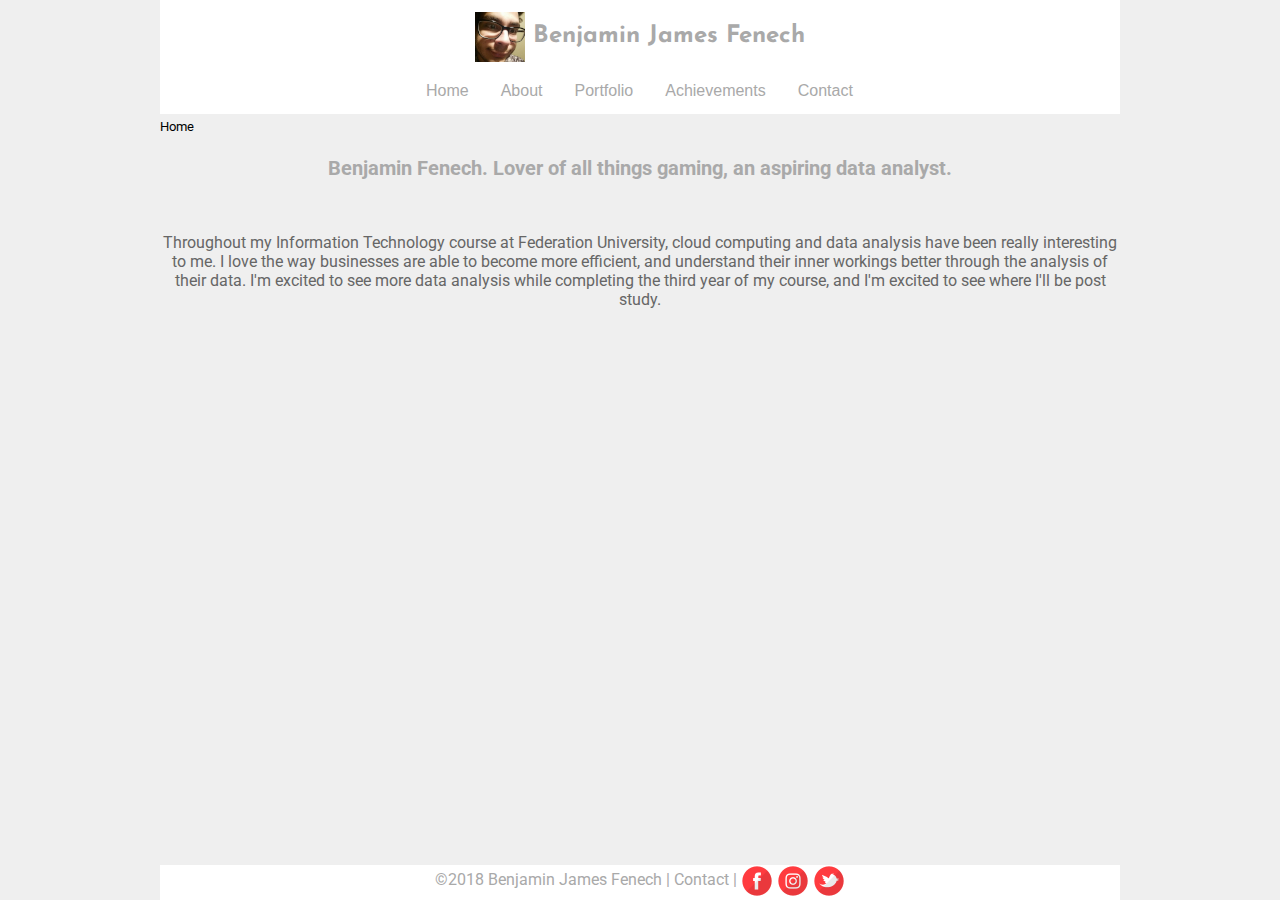
<file: index.html>
<!DOCTYPE html>
<html>
<head>
<title>Benjamin Fenech's website</title>
<meta name="viewport" content="width=device-width, initial-scale=1">
<link href="css/home.css" rel="stylesheet" />
<link href="https://fonts.googleapis.com/css?family=Josefin+Sans|Roboto" rel="stylesheet"> 
</head>
<body>
<!-- Main header text -->
<p>
<h1>
<a href="index.html" class="image"> <img style="vertical-align:middle" src="images/titleicon.png" alt="HomeImg"> </a>
Benjamin James Fenech
</h1>
</p>

<!-- Global navigation with hover dropdowns -->
<section class="navcentre">
	<nav class="navbar">
		<a href="index.html">Home</a>
			<nav class="dropdown">
				<form method="get" action="about.html">
				<button class="dropbtn" type="submit">About</button>
				</form>
				<nav class="dropdown-content">
				<a href="education.html">Education</a>
				</nav>
			</nav>
			<nav class="dropdown">
				<form method="get" action="portfolio.html">
				<button class="dropbtn" type="submit">Portfolio</button>
				</form>
				<nav class="dropdown-content">
				<a href="gallery.html">Gallery</a>
				<a href="ideas.html">Ideas</a>
				</nav>
			</nav>
		<a href="achievements.html">Achievements</a>
		<a href="contact.html">Contact</a>
	</nav>
</section>

<!-- Breadcrumb for current webpage -->
<ul class="breadcrumb">
  <li>Home</li>
</ul>

<!-- Page content -->
<div class="text">
	<p>
	<br />
	<h2>Benjamin Fenech. Lover of all things gaming, an aspiring data analyst.</h2><br /><br />
	Throughout my Information Technology course at Federation University, cloud computing and data analysis have been really interesting to me.
	I love the way businesses are able to become more efficient, and understand their inner workings better through the analysis of their data.
	I'm excited to see more data analysis while completing the third year of my course, and I'm excited to see where I'll be post study.
	</p>
</div>

<!-- Footer including copyright text, and social media links -->
<section class="centrefooter">
	<footer>
		<p>
			&copy;2018 Benjamin James Fenech | 
			<a href="contact.html" class="link">Contact</a> |
			<a href="https://www.facebook.com/benjamin.fenech.14" class="image"> <img src="images/facebook32.png" alt="Facebook" width="32" height="32" border="0" style="vertical-align:middle"> </a> 
			<a href="https://www.instagram.com/benjaminfenech/" class="image"> <img src="images/instagram32.png" alt="Instagram" width="32" height="32" border="0" style="vertical-align:middle"> </a>
			<a href="https://twitter.com/benjaminjfenech" class="image"> <img src="images/twitter32.png" alt="Twitter" width="32" height="32" border="0" style="vertical-align:middle"> </a> 
		</p>
	</footer>
</section>
</body>
</html>
</file>
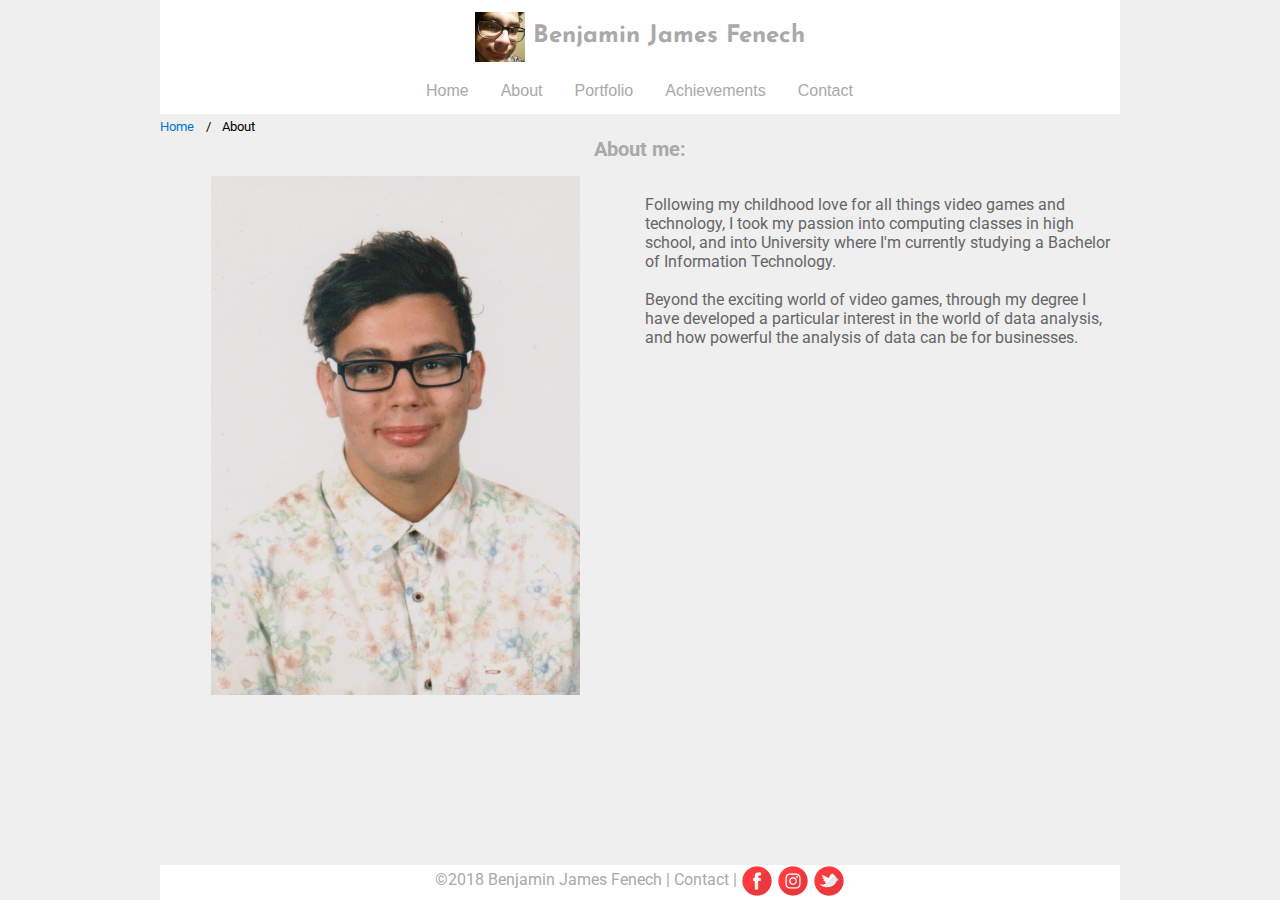
<file: about.html>
<!DOCTYPE html>
<html>
<head>
<title>About me</title>
<meta name="viewport" content="width=device-width, initial-scale=1">
<link href="css/home.css" rel="stylesheet" />
<link href="https://fonts.googleapis.com/css?family=Josefin+Sans|Roboto" rel="stylesheet"> 
</head>
<body>
<!-- Main header text -->
<p>
<h1>
<a href="index.html" class="image"> <img style="vertical-align:middle" src="images/titleicon.png" alt="HomeImg"> </a>
Benjamin James Fenech
</h1>
</p>

<!-- Global navigation with hover dropdowns -->
<section class="navcentre">
	<nav class="navbar">
		<a href="index.html">Home</a>
			<nav class="dropdown">
				<form method="get" action="about.html">
				<button class="dropbtn" type="submit">About</button>
				</form>
				<nav class="dropdown-content">
				<a href="education.html">Education</a>
				</nav>
			</nav>
			<nav class="dropdown">
				<form method="get" action="portfolio.html">
				<button class="dropbtn" type="submit">Portfolio</button>
				</form>
				<nav class="dropdown-content">
				<a href="gallery.html">Gallery</a>
				<a href="ideas.html">Ideas</a>
				</nav>
			</nav>
		<a href="achievements.html">Achievements</a>
		<a href="contact.html">Contact</a>
	</nav>
</section>

<!-- Breadcrumb for current webpage -->
<ul class="breadcrumb">
  	<li><a href="index.html">Home</a></li>
	<li>About</li>
</ul>

<!-- Page content -->
<h2>About me:<br /> </h2>
<div class="grid-container">
	<div class="grid-item" id="leftgrid">
		<img src="images/headshot.jpg" alt="Headshot" style="vertical-align:middle">
	</div>
	<div class="grid-item">
		<p class="paragraph">
		<br /> Following my childhood love for all things video games and technology, 
		I took my passion into computing classes in high school,
		and into University where I'm currently studying a Bachelor of Information Technology.<br /><br />
		Beyond the exciting world of video games, through my degree I have developed a particular interest in the world of data analysis,
		and how powerful the analysis of data can be for businesses.  
		</p>
	</div>
</div>

<!-- Footer including copyright text, and social media links -->
<section class="centrefooter">
	<footer>
		<p>
			&copy;2018 Benjamin James Fenech | 
			<a href="contact.html" class="link">Contact</a> |
			<a href="https://www.facebook.com/benjamin.fenech.14" class="image"> <img src="images/facebook32.png" alt="Facebook" width="32" height="32" border="0" style="vertical-align:middle"> </a> 
			<a href="https://www.instagram.com/benjaminfenech/" class="image"> <img src="images/instagram32.png" alt="Instagram" width="32" height="32" border="0" style="vertical-align:middle"> </a>
			<a href="https://twitter.com/benjaminjfenech" class="image"> <img src="images/twitter32.png" alt="Twitter" width="32" height="32" border="0" style="vertical-align:middle"> </a> 
		</p>
	</footer>
</section>
</body>
</html>
</file>
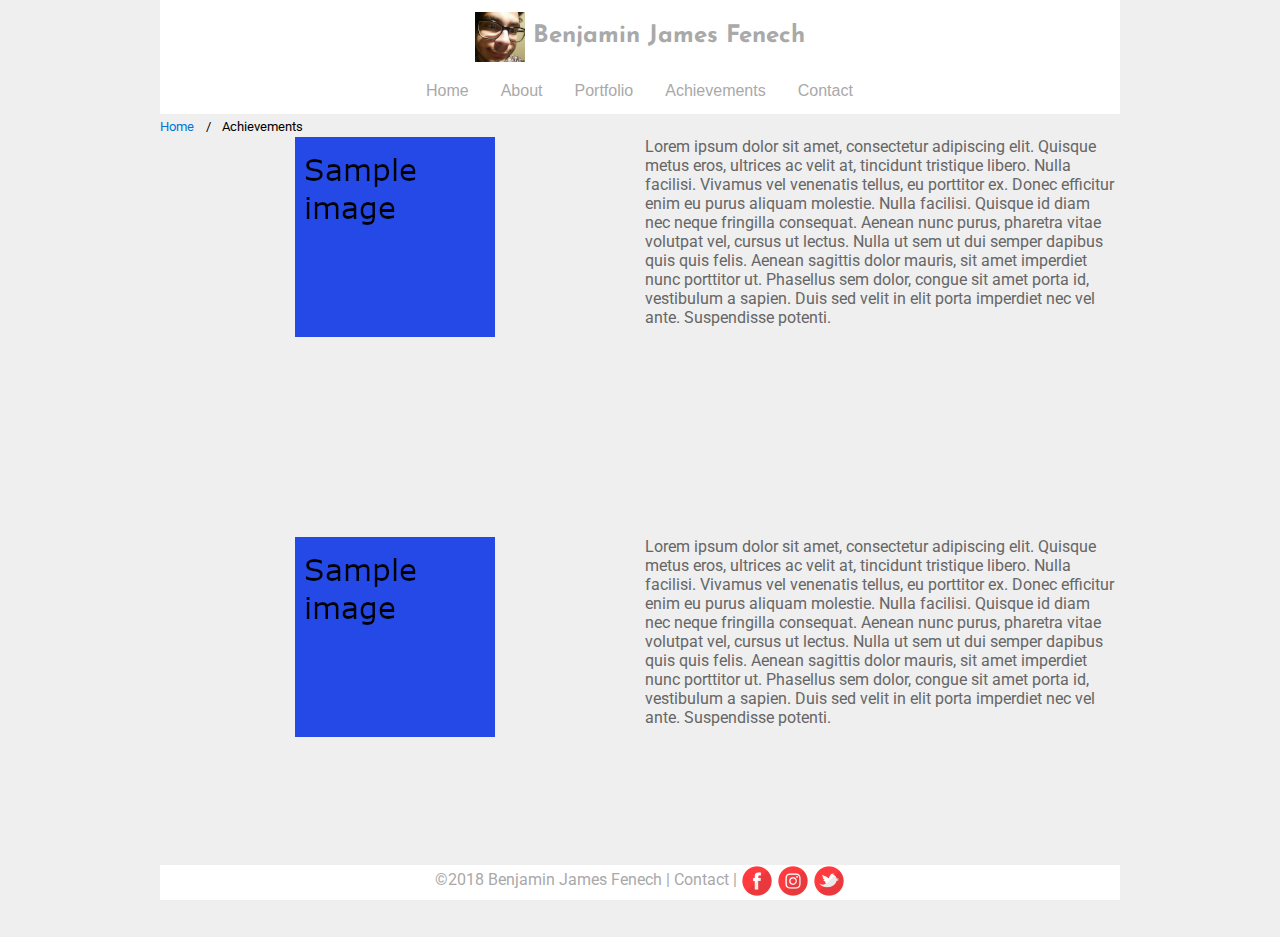
<file: achievements.html>
<!DOCTYPE html>
<html>
<head>
<title>My achievements</title>
<meta name="viewport" content="width=device-width, initial-scale=1">
<link href="css/home.css" rel="stylesheet" />
<link href="https://fonts.googleapis.com/css?family=Josefin+Sans|Roboto" rel="stylesheet"> 
</head>
<body>
<!-- Main header text -->
<p>
<h1>
<a href="index.html" class="image"> <img style="vertical-align:middle" src="images/titleicon.png" alt="HomeImg"> </a>
Benjamin James Fenech
</h1>
</p>

<!-- Global navigation with hover dropdowns -->
<section class="navcentre">
	<nav class="navbar">
		<a href="index.html">Home</a>
			<nav class="dropdown">
				<form method="get" action="about.html">
				<button class="dropbtn" type="submit">About</button>
				</form>
				<nav class="dropdown-content">
				<a href="education.html">Education</a>
				</nav>
			</nav>
			<nav class="dropdown">
				<form method="get" action="portfolio.html">
				<button class="dropbtn" type="submit">Portfolio</button>
				</form>
				<nav class="dropdown-content">
				<a href="gallery.html">Gallery</a>
				<a href="ideas.html">Ideas</a>
				</nav>
			</nav>
		<a href="achievements.html">Achievements</a>
		<a href="contact.html">Contact</a>
	</nav>
</section>

<!-- Breadcrumb for current webpage -->
<ul class="breadcrumb">
	<li><a href="index.html">Home</a></li>
	<li>Achievements</li>
</ul>

<!-- Page content -->
<div class="grid-container">
	<div class="grid-item">
	<img src="images/sampleimage.png" alt="SampleImage" style="vertical-align:middle"> </a>
	</div>
	<div class="grid-item">
		<p class="paragraph">
		Lorem ipsum dolor sit amet, consectetur adipiscing elit. Quisque metus eros, ultrices ac velit at, tincidunt tristique libero. Nulla facilisi. Vivamus vel venenatis tellus, eu porttitor ex. Donec efficitur enim eu purus aliquam molestie. Nulla facilisi. Quisque id diam nec neque fringilla consequat. Aenean nunc purus, pharetra vitae volutpat vel, cursus ut lectus. Nulla ut sem ut dui semper dapibus quis quis felis. Aenean sagittis dolor mauris, sit amet imperdiet nunc porttitor ut. Phasellus sem dolor, congue sit amet porta id, vestibulum a sapien. Duis sed velit in elit porta imperdiet nec vel ante. Suspendisse potenti. 
		</p>
	</div>
</div>
<div class="grid-container">
	<div class="grid-item">
	<img src="images/sampleimage.png" alt="SampleImage" style="vertical-align:middle"> </a>
	</div>
	<div class="grid-item">
		<p class="paragraph">
		Lorem ipsum dolor sit amet, consectetur adipiscing elit. Quisque metus eros, ultrices ac velit at, tincidunt tristique libero. Nulla facilisi. Vivamus vel venenatis tellus, eu porttitor ex. Donec efficitur enim eu purus aliquam molestie. Nulla facilisi. Quisque id diam nec neque fringilla consequat. Aenean nunc purus, pharetra vitae volutpat vel, cursus ut lectus. Nulla ut sem ut dui semper dapibus quis quis felis. Aenean sagittis dolor mauris, sit amet imperdiet nunc porttitor ut. Phasellus sem dolor, congue sit amet porta id, vestibulum a sapien. Duis sed velit in elit porta imperdiet nec vel ante. Suspendisse potenti. 
		</p>
	</div>
</div>

<!-- Footer including copyright text, and social media links -->
<section class="centrefooter">
	<footer>
		<p>
			&copy;2018 Benjamin James Fenech | 
			<a href="contact.html" class="link">Contact</a> |
			<a href="https://www.facebook.com/benjamin.fenech.14" class="image"> <img src="images/facebook32.png" alt="Facebook" width="32" height="32" border="0" style="vertical-align:middle"> </a> 
			<a href="https://www.instagram.com/benjaminfenech/" class="image"> <img src="images/instagram32.png" alt="Instagram" width="32" height="32" border="0" style="vertical-align:middle"> </a>
			<a href="https://twitter.com/benjaminjfenech" class="image"> <img src="images/twitter32.png" alt="Twitter" width="32" height="32" border="0" style="vertical-align:middle"> </a> 
		</p>
	</footer>
</section>
</body>
</html>
</file>
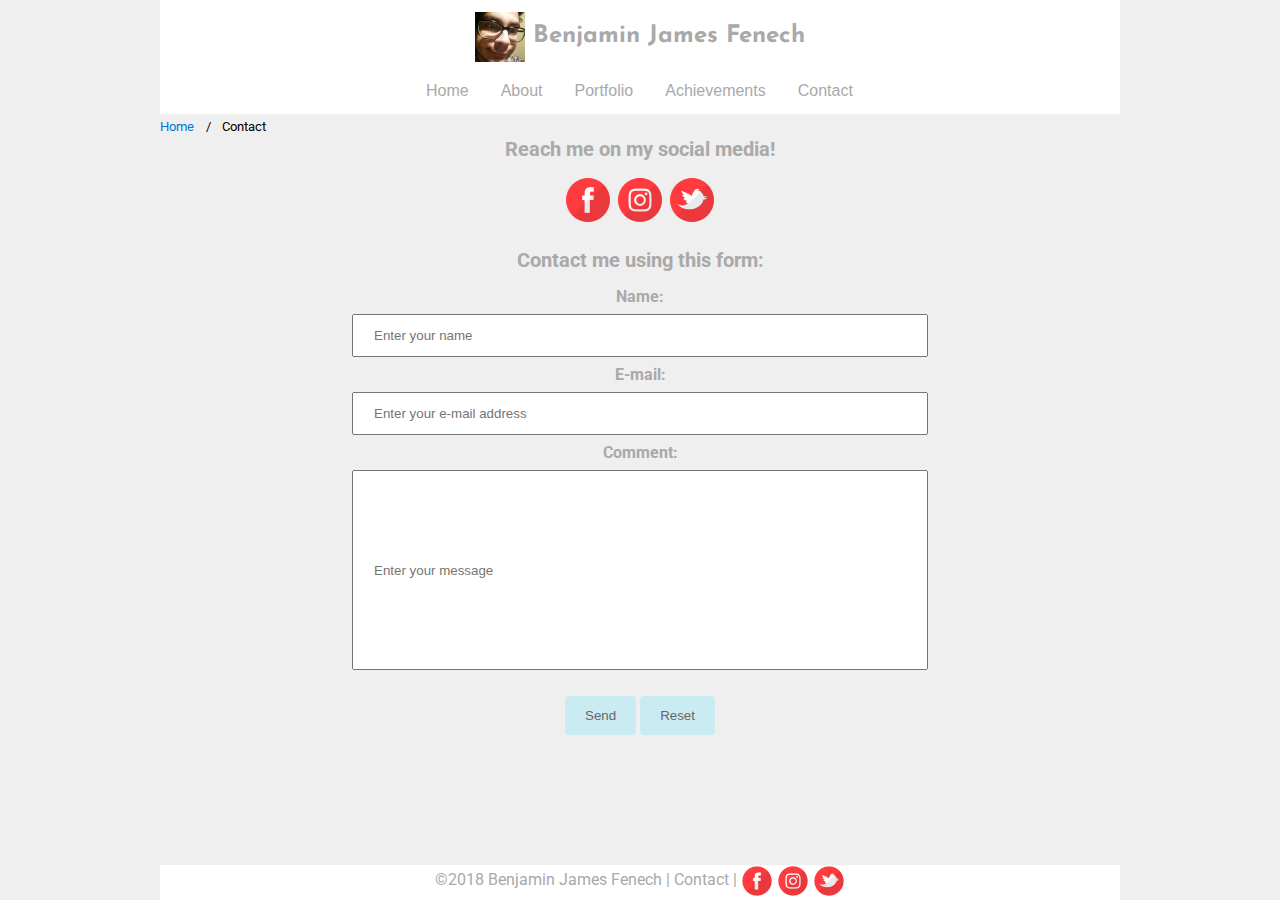
<file: contact.html>
<!DOCTYPE html>
<html>
<head>
<title>Contact me</title>
<meta name="viewport" content="width=device-width, initial-scale=1">
<link href="css/home.css" rel="stylesheet" />
<link href="https://fonts.googleapis.com/css?family=Josefin+Sans|Roboto" rel="stylesheet"> 
</head>
<body>
<!-- Main header text -->
<p>
<h1>
<a href="index.html" class="image"> <img style="vertical-align:middle" src="images/titleicon.png" alt="HomeImg"> </a>
Benjamin James Fenech
</h1>
</p>

<!-- Global navigation with hover dropdowns -->
<section class="navcentre">
	<nav class="navbar">
		<a href="index.html">Home</a>
			<nav class="dropdown">
				<form method="get" action="about.html">
				<button class="dropbtn" type="submit">About</button>
				</form>
				<nav class="dropdown-content">
				<a href="education.html">Education</a>
				</nav>
			</nav>
			<nav class="dropdown">
				<form method="get" action="portfolio.html">
				<button class="dropbtn" type="submit">Portfolio</button>
				</form>
				<nav class="dropdown-content">
				<a href="gallery.html">Gallery</a>
				<a href="ideas.html">Ideas</a>
				</nav>
			</nav>
		<a href="achievements.html">Achievements</a>
		<a href="contact.html">Contact</a>
	</nav>
</section>

<!-- Breadcrumb for current webpage -->
<ul class="breadcrumb">
	<li><a href="index.html">Home</a></li>
	<li>Contact</li>
</ul>


<h2> Reach me on my social media! </h2>

<div class="contact">
<a href="https://www.facebook.com/benjamin.fenech.14" class="image"> <img src="images/facebook48.png" alt="Facebook" width="48" height="48" border="0" align="middle"> </a> 
<a href="https://www.instagram.com/benjaminfenech/" class="image"> <img src="images/instagram48.png" alt="Instagram" width="48" height="48" border="0" align="middle"> </a>
<a href="https://twitter.com/benjaminjfenech" class="image"> <img src="images/twitter48.png" alt="Twitter" width="48" height="48" border="0" align="middle"> </a>

<h2></br >Contact me using this form:</h2>
<form action="mailto:benjamin.fenech@outlook.com" method="post" enctype="text/plain">
<h3>Name:<br></h3>
<input type="text" name="name" placeholder="Enter your name"><br>
<h3>E-mail:<br></h3>
<input type="email" name="mail" placeholder="Enter your e-mail address"><br>
<h3>Comment:<br></h3>
<input type="text" id="comment" name="comment" placeholder="Enter your message" style="height:200px"><br><br>
<input type="submit" value="Send">
<input type="reset" value="Reset">
</form>
</div>

<!-- Footer including copyright text, and social media links -->
<section class="centrefooter">
	<footer>
		<p>
			&copy;2018 Benjamin James Fenech | 
			<a href="contact.html" class="link">Contact</a> |
			<a href="https://www.facebook.com/benjamin.fenech.14" class="image"> <img src="images/facebook32.png" alt="Facebook" width="32" height="32" border="0" style="vertical-align:middle"> </a> 
			<a href="https://www.instagram.com/benjaminfenech/" class="image"> <img src="images/instagram32.png" alt="Instagram" width="32" height="32" border="0" style="vertical-align:middle"> </a>
			<a href="https://twitter.com/benjaminjfenech" class="image"> <img src="images/twitter32.png" alt="Twitter" width="32" height="32" border="0" style="vertical-align:middle"> </a> 
		</p>
	</footer>
</section>
</body>
</html>
</file>
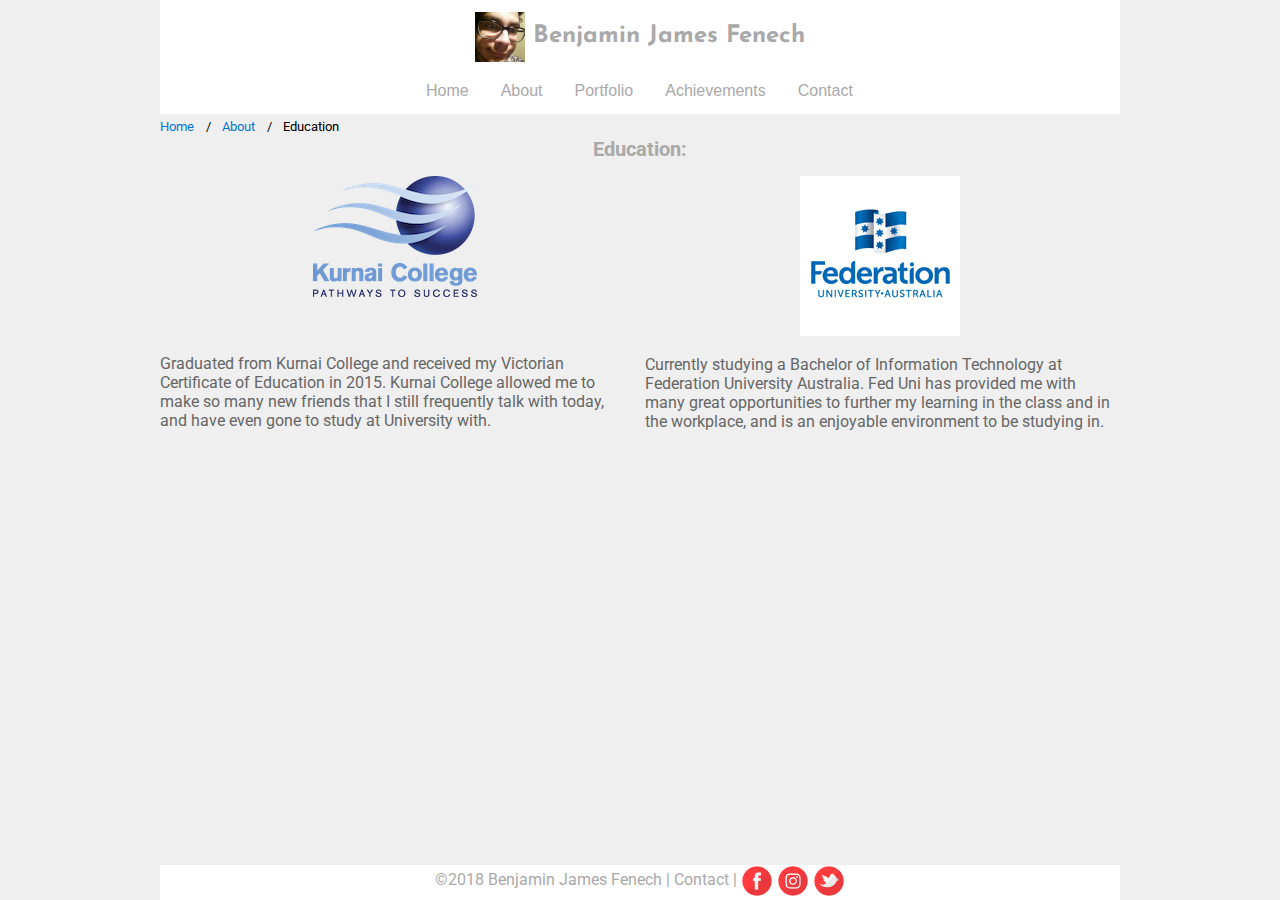
<file: education.html>
<!DOCTYPE html>
<html>
<head>
<title>My education</title>
<meta name="viewport" content="width=device-width, initial-scale=1">
<link href="css/home.css" rel="stylesheet" />
<link href="https://fonts.googleapis.com/css?family=Josefin+Sans|Roboto" rel="stylesheet"> 
</head>
<body>
<!-- Main header text -->
<p>
<h1>
<a href="index.html" class="image"> <img style="vertical-align:middle" src="images/titleicon.png" alt="HomeImg"> </a>
Benjamin James Fenech
</h1>
</p>

<!-- Global navigation with hover dropdowns -->
<section class="navcentre">
	<nav class="navbar">
		<a href="index.html">Home</a>
			<nav class="dropdown">
				<form method="get" action="about.html">
				<button class="dropbtn" type="submit">About</button>
				</form>
				<nav class="dropdown-content">
				<a href="education.html">Education</a>
				</nav>
			</nav>
			<nav class="dropdown">
				<form method="get" action="portfolio.html">
				<button class="dropbtn" type="submit">Portfolio</button>
				</form>
				<nav class="dropdown-content">
				<a href="gallery.html">Gallery</a>
				<a href="ideas.html">Ideas</a>
				</nav>
			</nav>
		<a href="achievements.html">Achievements</a>
		<a href="contact.html">Contact</a>
	</nav>
</section>

<!-- Breadcrumb for current webpage -->
<ul class="breadcrumb">
	<li><a href="index.html">Home</a></li>
	<li><a href="about.html">About</a></li>
	<li>Education</li>
</ul>

<!-- Page content -->
<h2>Education:<br /> </h2>

<div class="grid-container">
	<div class="grid-item" id="leftgrid">
		<a href="http://kurnaicollege.vic.edu.au/" class="image"> <img src="images/kurnailogo.png" alt="KurnaiCollege" align="middle"> </a>
		<p class="paragraph">
		<br /><br /><br />Graduated from Kurnai College and received my Victorian Certificate of Education in 2015. Kurnai College allowed me to make so many new friends that I still frequently talk with today, and have even gone to study at University with.
		</p> 
	</div>
	<div class="grid-item">
		<a href="http://federation.edu.au/" class="image"> <img src="images/federationlogo.png" alt="FederationUniversity" align="middle"> </a>
		<p class="paragraph">
		<br />Currently studying a Bachelor of Information Technology at Federation University Australia. Fed Uni has provided me with many great opportunities to further my learning in the class and in the workplace, and is an enjoyable environment to be studying in.
		</p>
	</div>
</div>

<!-- Footer including copyright text, and social media links -->
<section class="centrefooter">
	<footer>
		<p>
			&copy;2018 Benjamin James Fenech | 
			<a href="contact.html" class="link">Contact</a> |
			<a href="https://www.facebook.com/benjamin.fenech.14" class="image"> <img src="images/facebook32.png" alt="Facebook" width="32" height="32" border="0" style="vertical-align:middle"> </a> 
			<a href="https://www.instagram.com/benjaminfenech/" class="image"> <img src="images/instagram32.png" alt="Instagram" width="32" height="32" border="0" style="vertical-align:middle"> </a>
			<a href="https://twitter.com/benjaminjfenech" class="image"> <img src="images/twitter32.png" alt="Twitter" width="32" height="32" border="0" style="vertical-align:middle"> </a> 
		</p>
	</footer>
</section>
</body>
</html>
</file>
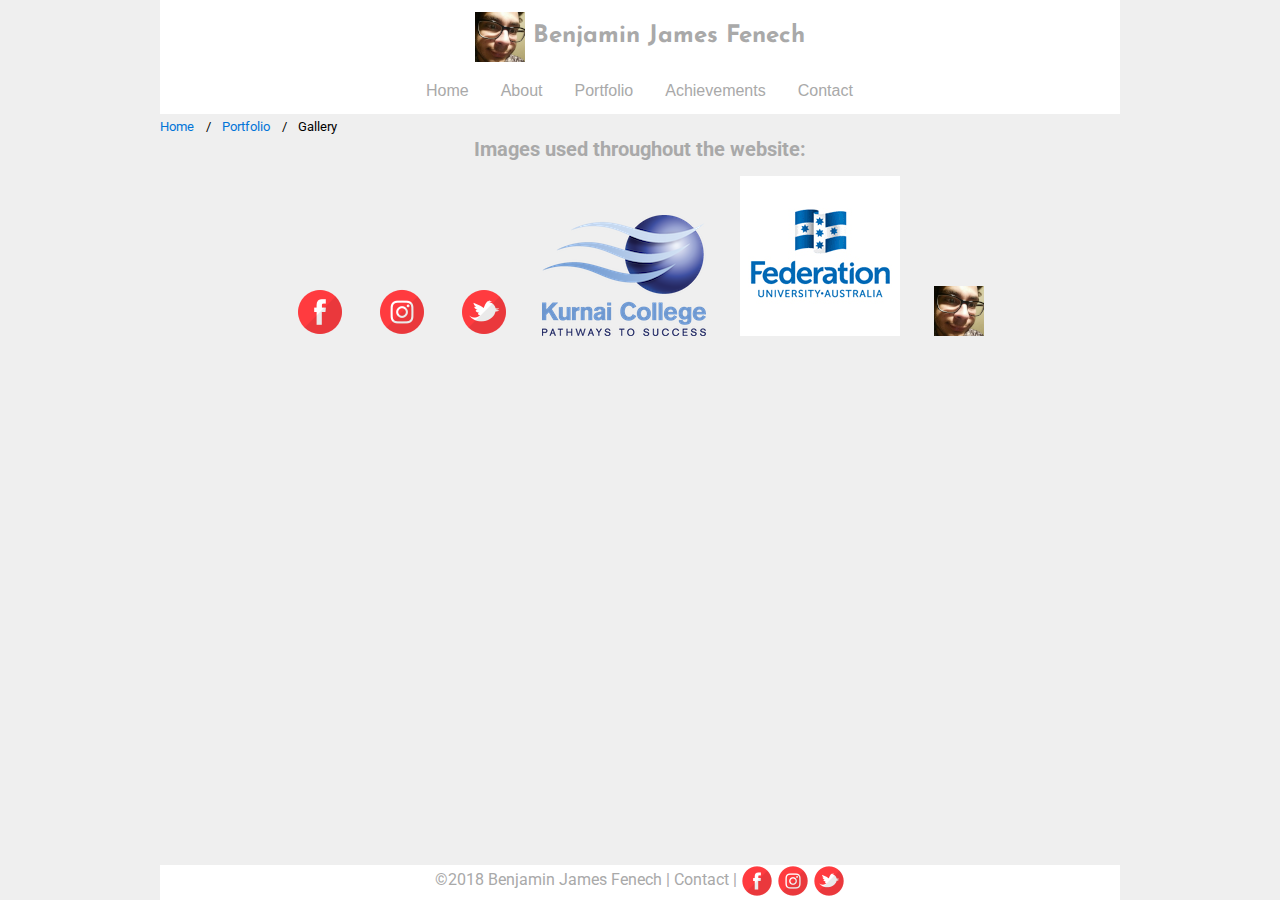
<file: gallery.html>
<!DOCTYPE html>
<html>
<head>
<title>Gallery</title>
<meta name="viewport" content="width=device-width, initial-scale=1">
<link href="css/home.css" rel="stylesheet" />
<link href="https://fonts.googleapis.com/css?family=Josefin+Sans|Roboto" rel="stylesheet"> 
</head>
<body>
<!-- Main header text -->
<p>
<h1>
<a href="index.html" class="image"> <img style="vertical-align:middle" src="images/titleicon.png" alt="HomeImg"> </a>
Benjamin James Fenech
</h1>
</p>

<!-- Global navigation with hover dropdowns -->
<section class="navcentre">
	<nav class="navbar">
		<a href="index.html">Home</a>
			<nav class="dropdown">
				<form method="get" action="about.html">
				<button class="dropbtn" type="submit">About</button>
				</form>
				<nav class="dropdown-content">
				<a href="education.html">Education</a>
				</nav>
			</nav>
			<nav class="dropdown">
				<form method="get" action="portfolio.html">
				<button class="dropbtn" type="submit">Portfolio</button>
				</form>
				<nav class="dropdown-content">
				<a href="gallery.html">Gallery</a>
				<a href="ideas.html">Ideas</a>
				</nav>
			</nav>
		<a href="achievements.html">Achievements</a>
		<a href="contact.html">Contact</a>
	</nav>
</section>

<!-- Breadcrumb for current webpage -->
<ul class="breadcrumb">
	<li><a href="index.html">Home</a></li>
	<li><a href="portfolio.html">Portfolio</a></li>
	<li>Gallery</li>
</ul>

<!-- Page content -->
<h2>Images used throughout the website:</h2>
<div class="hovergallery">
<ul>
<li><a href="#" title="Facebook 48x48 icon"><img src="images/facebook48.png" /></a></li>
<li><a href="#" title="Instagram 48x48 icon"><img src="images/instagram48.png" /></a></li>
<li><a href="#" title="Twitter 48x48 icon"><img src="images/twitter48.png" /></a></li>
<li><a href="#" title="Kurnai College logo"><img src="images/kurnailogo.png" /></a></li>
<li><a href="#" title="Federation University logo"><img src="images/federationlogo.png" /></a></li>
<li><a href="#" title="Header Title icon"><img src="images/titleicon.png" /></a></li>

</ul>
</div>

<!-- Footer including copyright text, and social media links -->
<section class="centrefooter">
	<footer>
		<p>
			&copy;2018 Benjamin James Fenech | 
			<a href="contact.html" class="link">Contact</a> |
			<a href="https://www.facebook.com/benjamin.fenech.14" class="image"> <img src="images/facebook32.png" alt="Facebook" width="32" height="32" border="0" style="vertical-align:middle"> </a> 
			<a href="https://www.instagram.com/benjaminfenech/" class="image"> <img src="images/instagram32.png" alt="Instagram" width="32" height="32" border="0" style="vertical-align:middle"> </a>
			<a href="https://twitter.com/benjaminjfenech" class="image"> <img src="images/twitter32.png" alt="Twitter" width="32" height="32" border="0" style="vertical-align:middle"> </a> 
		</p>
	</footer>
</section>
</body>
</html>
</file>
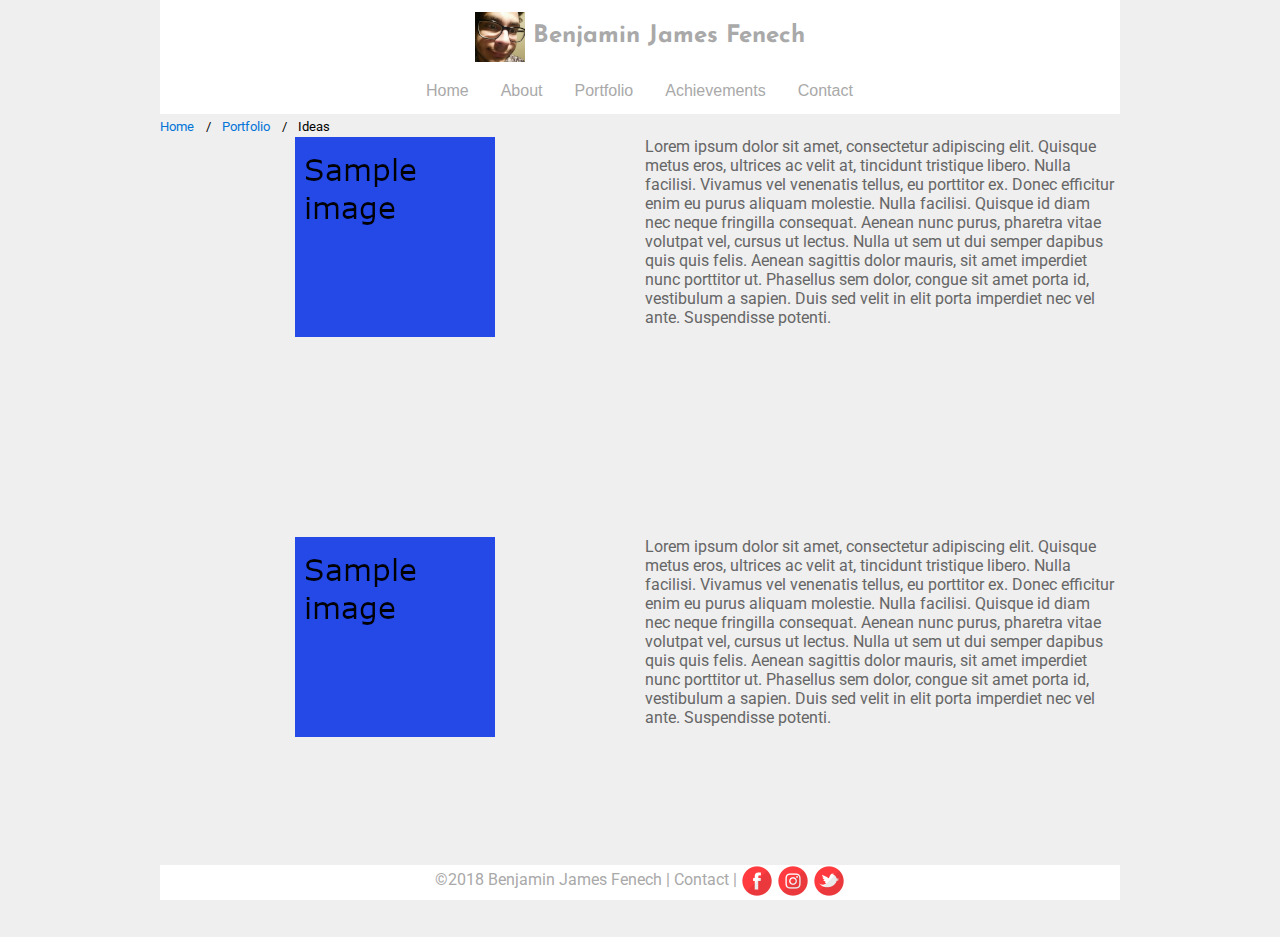
<file: ideas.html>
<!DOCTYPE html>
<html>
<head>
<title>My ideas</title>
<meta name="viewport" content="width=device-width, initial-scale=1">
<link href="css/home.css" rel="stylesheet" />
<link href="https://fonts.googleapis.com/css?family=Josefin+Sans|Roboto" rel="stylesheet"> 
</head>
<body>
<!-- Main header text -->
<p>
<h1>
<a href="index.html" class="image"> <img style="vertical-align:middle" src="images/titleicon.png" alt="HomeImg"> </a>
Benjamin James Fenech
</h1>
</p>

<!-- Global navigation with hover dropdowns -->
<section class="navcentre">
	<nav class="navbar">
		<a href="index.html">Home</a>
			<nav class="dropdown">
				<form method="get" action="about.html">
				<button class="dropbtn" type="submit">About</button>
				</form>
				<nav class="dropdown-content">
				<a href="education.html">Education</a>
				</nav>
			</nav>
			<nav class="dropdown">
				<form method="get" action="portfolio.html">
				<button class="dropbtn" type="submit">Portfolio</button>
				</form>
				<nav class="dropdown-content">
				<a href="gallery.html">Gallery</a>
				<a href="ideas.html">Ideas</a>
				</nav>
			</nav>
		<a href="achievements.html">Achievements</a>
		<a href="contact.html">Contact</a>
	</nav>
</section>

<!-- Breadcrumb for current webpage -->
<ul class="breadcrumb">
	<li><a href="index.html">Home</a></li>
	<li><a href="portfolio.html">Portfolio</a></li>
	<li>Ideas</li>
</ul>

<!-- Page content -->
<div class="grid-container">
	<div class="grid-item">
	<img src="images/sampleimage.png" alt="SampleImage" style="vertical-align:middle"> </a>
	</div>
	<div class="grid-item">
		<p class="paragraph">
		Lorem ipsum dolor sit amet, consectetur adipiscing elit. Quisque metus eros, ultrices ac velit at, tincidunt tristique libero. Nulla facilisi. Vivamus vel venenatis tellus, eu porttitor ex. Donec efficitur enim eu purus aliquam molestie. Nulla facilisi. Quisque id diam nec neque fringilla consequat. Aenean nunc purus, pharetra vitae volutpat vel, cursus ut lectus. Nulla ut sem ut dui semper dapibus quis quis felis. Aenean sagittis dolor mauris, sit amet imperdiet nunc porttitor ut. Phasellus sem dolor, congue sit amet porta id, vestibulum a sapien. Duis sed velit in elit porta imperdiet nec vel ante. Suspendisse potenti. 
		</p>
	</div>
</div>
<div class="grid-container">
	<div class="grid-item">
	<img src="images/sampleimage.png" alt="SampleImage" style="vertical-align:middle"> </a>
	</div>
	<div class="grid-item">
		<p class="paragraph">
		Lorem ipsum dolor sit amet, consectetur adipiscing elit. Quisque metus eros, ultrices ac velit at, tincidunt tristique libero. Nulla facilisi. Vivamus vel venenatis tellus, eu porttitor ex. Donec efficitur enim eu purus aliquam molestie. Nulla facilisi. Quisque id diam nec neque fringilla consequat. Aenean nunc purus, pharetra vitae volutpat vel, cursus ut lectus. Nulla ut sem ut dui semper dapibus quis quis felis. Aenean sagittis dolor mauris, sit amet imperdiet nunc porttitor ut. Phasellus sem dolor, congue sit amet porta id, vestibulum a sapien. Duis sed velit in elit porta imperdiet nec vel ante. Suspendisse potenti. 
		</p>
	</div>
</div>

<!-- Footer including copyright text, and social media links -->
<section class="centrefooter">
	<footer>
		<p>
			&copy;2018 Benjamin James Fenech | 
			<a href="contact.html" class="link">Contact</a> |
			<a href="https://www.facebook.com/benjamin.fenech.14" class="image"> <img src="images/facebook32.png" alt="Facebook" width="32" height="32" border="0" style="vertical-align:middle"> </a> 
			<a href="https://www.instagram.com/benjaminfenech/" class="image"> <img src="images/instagram32.png" alt="Instagram" width="32" height="32" border="0" style="vertical-align:middle"> </a>
			<a href="https://twitter.com/benjaminjfenech" class="image"> <img src="images/twitter32.png" alt="Twitter" width="32" height="32" border="0" style="vertical-align:middle"> </a> 
		</p>
	</footer>
</section>
</body>
</html>
</file>
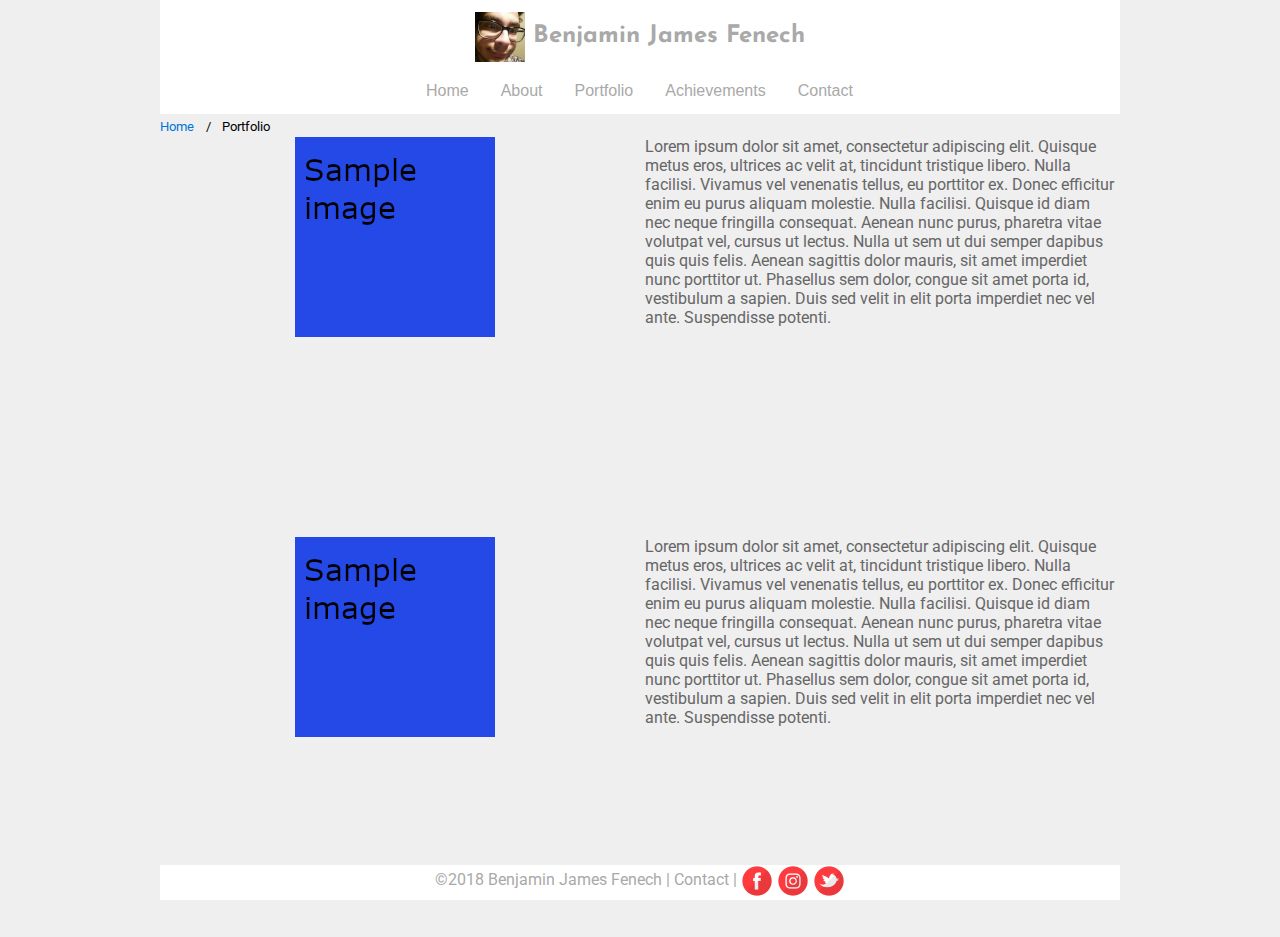
<file: portfolio.html>
<!DOCTYPE html>
<html>
<head>
<title>My portfolio</title>
<meta name="viewport" content="width=device-width, initial-scale=1">
<link href="css/home.css" rel="stylesheet" />
<link href="https://fonts.googleapis.com/css?family=Josefin+Sans|Roboto" rel="stylesheet"> 
</head>
<body>
<!-- Main header text -->
<p>
<h1>
<a href="index.html" class="image"> <img style="vertical-align:middle" src="images/titleicon.png" alt="HomeImg"> </a>
Benjamin James Fenech
</h1>
</p>

<!-- Global navigation with hover dropdowns -->
<section class="navcentre">
	<nav class="navbar">
		<a href="index.html">Home</a>
			<nav class="dropdown">
				<form method="get" action="about.html">
				<button class="dropbtn" type="submit">About</button>
				</form>
				<nav class="dropdown-content">
				<a href="education.html">Education</a>
				</nav>
			</nav>
			<nav class="dropdown">
				<form method="get" action="portfolio.html">
				<button class="dropbtn" type="submit">Portfolio</button>
				</form>
				<nav class="dropdown-content">
				<a href="gallery.html">Gallery</a>
				<a href="ideas.html">Ideas</a>
				</nav>
			</nav>
		<a href="achievements.html">Achievements</a>
		<a href="contact.html">Contact</a>
	</nav>
</section>

<!-- Breadcrumb for current webpage -->
<ul class="breadcrumb">
	<li><a href="index.html">Home</a></li>
	<li>Portfolio</li>
</ul>

<!-- Page content -->
<div class="grid-container">
	<div class="grid-item">
	<img src="images/sampleimage.png" alt="SampleImage" style="vertical-align:middle"> </a>
	</div>
	<div class="grid-item">
		<p class="paragraph">
		Lorem ipsum dolor sit amet, consectetur adipiscing elit. Quisque metus eros, ultrices ac velit at, tincidunt tristique libero. Nulla facilisi. Vivamus vel venenatis tellus, eu porttitor ex. Donec efficitur enim eu purus aliquam molestie. Nulla facilisi. Quisque id diam nec neque fringilla consequat. Aenean nunc purus, pharetra vitae volutpat vel, cursus ut lectus. Nulla ut sem ut dui semper dapibus quis quis felis. Aenean sagittis dolor mauris, sit amet imperdiet nunc porttitor ut. Phasellus sem dolor, congue sit amet porta id, vestibulum a sapien. Duis sed velit in elit porta imperdiet nec vel ante. Suspendisse potenti. 
		</p>
	</div>
</div>
<div class="grid-container">
	<div class="grid-item">
	<img src="images/sampleimage.png" alt="SampleImage" style="vertical-align:middle"> </a>
	</div>
	<div class="grid-item">
		<p class="paragraph">
		Lorem ipsum dolor sit amet, consectetur adipiscing elit. Quisque metus eros, ultrices ac velit at, tincidunt tristique libero. Nulla facilisi. Vivamus vel venenatis tellus, eu porttitor ex. Donec efficitur enim eu purus aliquam molestie. Nulla facilisi. Quisque id diam nec neque fringilla consequat. Aenean nunc purus, pharetra vitae volutpat vel, cursus ut lectus. Nulla ut sem ut dui semper dapibus quis quis felis. Aenean sagittis dolor mauris, sit amet imperdiet nunc porttitor ut. Phasellus sem dolor, congue sit amet porta id, vestibulum a sapien. Duis sed velit in elit porta imperdiet nec vel ante. Suspendisse potenti. 
		</p>
	</div>
</div>

<!-- Footer including copyright text, and social media links -->
<section class="centrefooter">
	<footer>
		<p>
			&copy;2018 Benjamin James Fenech | 
			<a href="contact.html" class="link">Contact</a> |
			<a href="https://www.facebook.com/benjamin.fenech.14" class="image"> <img src="images/facebook32.png" alt="Facebook" width="32" height="32" border="0" style="vertical-align:middle"> </a> 
			<a href="https://www.instagram.com/benjaminfenech/" class="image"> <img src="images/instagram32.png" alt="Instagram" width="32" height="32" border="0" style="vertical-align:middle"> </a>
			<a href="https://twitter.com/benjaminjfenech" class="image"> <img src="images/twitter32.png" alt="Twitter" width="32" height="32" border="0" style="vertical-align:middle"> </a> 
		</p>
	</footer>
</section>
</body>
</html>
</file>
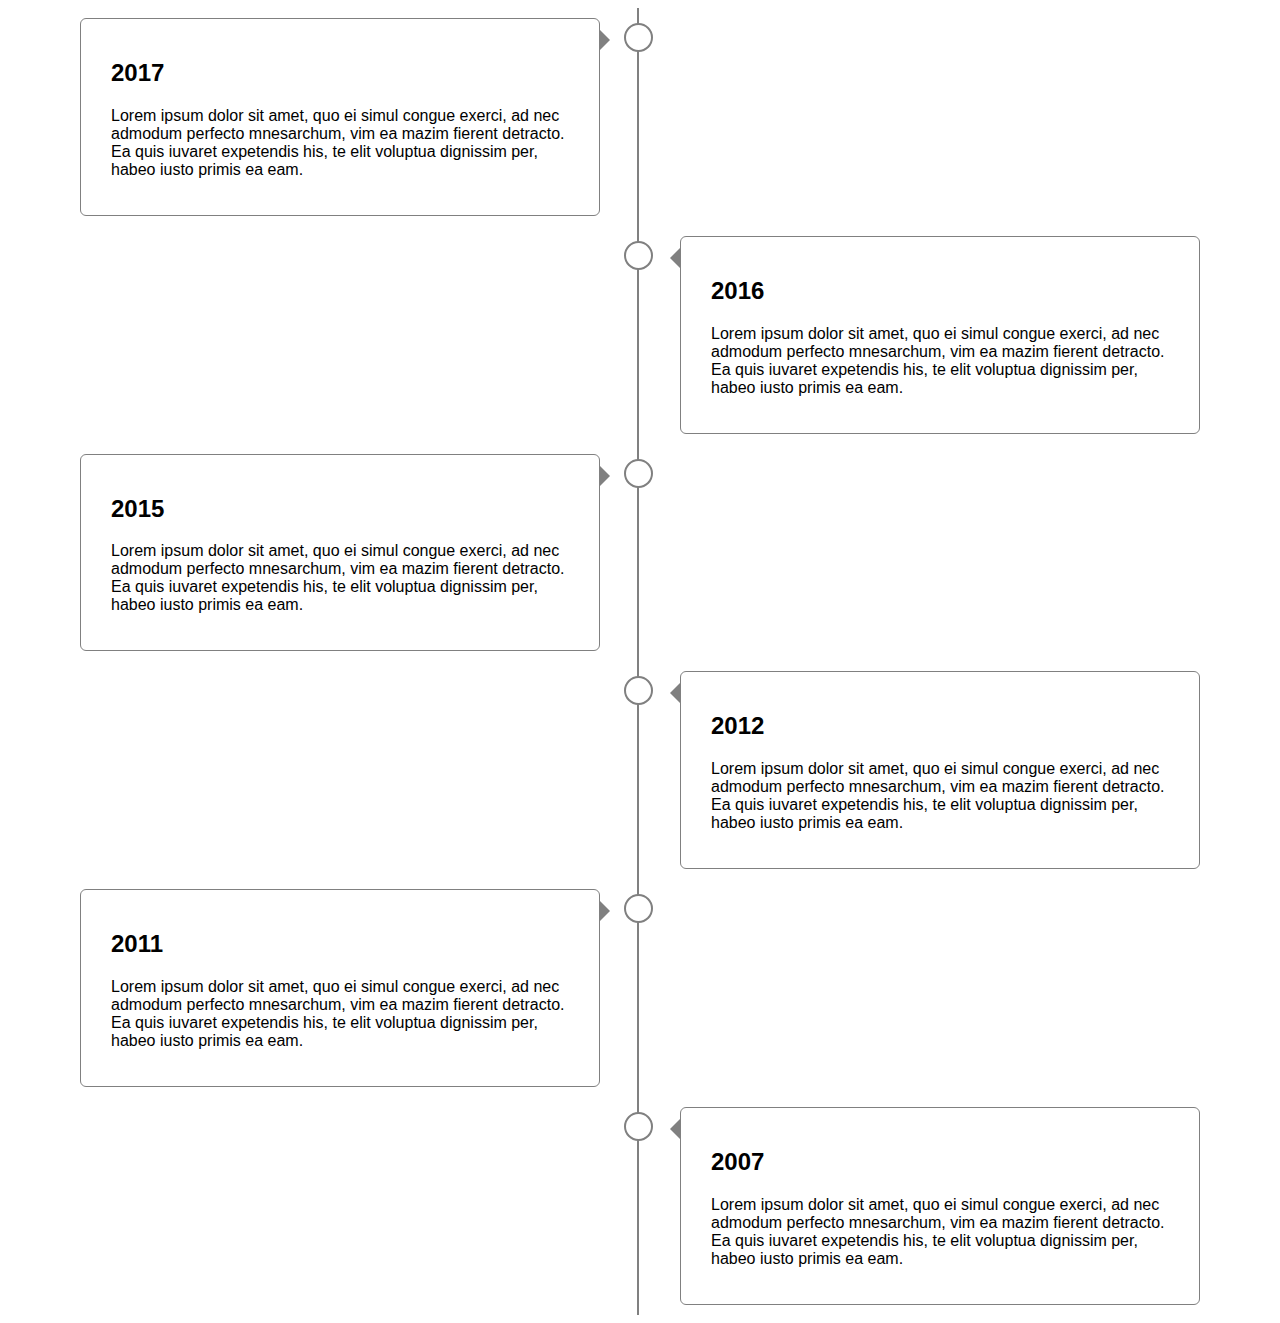
<file: timeline.html>
<!DOCTYPE html>
<html>
<head>
<meta name="viewport" content="width=device-width, initial-scale=1.0">
<style>
* {
  box-sizing: border-box;
}

body {
  background-color: white;
  font-family: Helvetica, sans-serif;
}

/* The actual timeline (the vertical ruler) */
.timeline {
  position: relative;
  max-width: 1200px;
  margin: 0 auto;
}

/* The actual timeline (the vertical ruler) */
.timeline::after {
  content: '';
  position: absolute;
  width: 2px;
  background-color: grey;
  top: 0;
  bottom: 0;
  left: 50%;
  margin-left: -3px;
}

/* Container around content */
.container {
  padding: 10px 40px;
  position: relative;
  background-color: inherit;
  width: 50%;
}

/* The circles on the timeline */
.container::after {
  content: '';
  position: absolute;
  width: 25px;
  height: 25px;
  right: -13px;
  background-color: white;
  border: 2px solid grey;
  top: 15px;
  border-radius: 50%;
  z-index: 1;
}

/* Place the container to the left */
.left {
  left: 0;
}

/* Place the container to the right */
.right {
  left: 50%;
}

/* Add arrows to the left container (pointing right) */
.left::before {
  content: " ";
  height: 0;
  position: absolute;
  top: 22px;
  width: 0;
  z-index: 1;
  right: 30px;
  border: medium solid grey;
  border-width: 10px 0 10px 10px;
  border-color: transparent transparent transparent grey;
}

/* Add arrows to the right container (pointing left) */
.right::before {
  content: " ";
  height: 0;
  position: absolute;
  top: 22px;
  width: 0;
  z-index: 1;
  left: 30px;
  border: medium solid grey;
  border-width: 10px 10px 10px 0;
  border-color: transparent grey transparent transparent;
}

/* Fix the circle for containers on the right side */
.right::after {
  left: -16px;
}

/* The actual content */
.content {
  padding: 20px 30px;
  background-color: white;
  position: relative;
  border: 1px solid grey;
  border-radius: 6px;
}

/* Media queries - Responsive timeline on screens less than 600px wide */
@media screen and (max-width: 600px) {
  /* Place the timelime to the left */
  .timeline::after {
  left: 32px;
  }
  
  /* Full-width containers */
  .container {
  width: 100%;
  padding-left: 70px;
  padding-right: 25px;
  }
  
  /* Make sure that all arrows are pointing leftwards */
  .container::before {
  left: 60px;
  border: medium solid black;
  border-width: 10px 10px 10px 0;
  border-color: transparent black transparent transparent;
  }

  /* Make sure all circles are at the same spot */
  .left::after, .right::after {
  left: 15px;
  }
  
  /* Make all right containers behave like the left ones */
  .right {
  left: 0%;
  }
}
</style>
</head>
<body>

<div class="timeline">
  <div class="container left">
    <div class="content">
      <h2>2017</h2>
      <p>Lorem ipsum dolor sit amet, quo ei simul congue exerci, ad nec admodum perfecto mnesarchum, vim ea mazim fierent detracto. Ea quis iuvaret expetendis his, te elit voluptua dignissim per, habeo iusto primis ea eam.</p>
    </div>
  </div>
  <div class="container right">
    <div class="content">
      <h2>2016</h2>
      <p>Lorem ipsum dolor sit amet, quo ei simul congue exerci, ad nec admodum perfecto mnesarchum, vim ea mazim fierent detracto. Ea quis iuvaret expetendis his, te elit voluptua dignissim per, habeo iusto primis ea eam.</p>
    </div>
  </div>
  <div class="container left">
    <div class="content">
      <h2>2015</h2>
      <p>Lorem ipsum dolor sit amet, quo ei simul congue exerci, ad nec admodum perfecto mnesarchum, vim ea mazim fierent detracto. Ea quis iuvaret expetendis his, te elit voluptua dignissim per, habeo iusto primis ea eam.</p>
    </div>
  </div>
  <div class="container right">
    <div class="content">
      <h2>2012</h2>
      <p>Lorem ipsum dolor sit amet, quo ei simul congue exerci, ad nec admodum perfecto mnesarchum, vim ea mazim fierent detracto. Ea quis iuvaret expetendis his, te elit voluptua dignissim per, habeo iusto primis ea eam.</p>
    </div>
  </div>
  <div class="container left">
    <div class="content">
      <h2>2011</h2>
      <p>Lorem ipsum dolor sit amet, quo ei simul congue exerci, ad nec admodum perfecto mnesarchum, vim ea mazim fierent detracto. Ea quis iuvaret expetendis his, te elit voluptua dignissim per, habeo iusto primis ea eam.</p>
    </div>
  </div>
  <div class="container right">
    <div class="content">
      <h2>2007</h2>
      <p>Lorem ipsum dolor sit amet, quo ei simul congue exerci, ad nec admodum perfecto mnesarchum, vim ea mazim fierent detracto. Ea quis iuvaret expetendis his, te elit voluptua dignissim per, habeo iusto primis ea eam.</p>
    </div>
  </div>
</div>

</body>
</html>
</file>
<file: css/home.css>
/* 
Made by Benjamin Fenech 30318101

Colour palette: 
White #FFFFFF: Header and Footer
Light grey #EFEFEF: Main colour
Light blue #CAEBF2: To highlight important text and elements
Dark grey #A9A9A9: Main text colour
Light red #FF3B3F: Icons and certain links 
*/

/* Defaults all elements to no margin or border, add seperately for each element in CSS */
* {
	margin: 0;
	padding: 0;
}

/* Sets the main background colour for each html document */
html, body {
	background-color: #EFEFEF;
}

/*
Specifies the font, colour, and centering of h1 tags 
h1 is used for the header title
*/
h1 {
	margin: 0 auto;
	width: 960px;
	padding: 12px 0px 6px 0px;
	text-align: center;
	font-size: 24px;
	color: #A9A9A9;
	background-color: #FFFFFF;
	font-family: 'Josefin Sans', sans-serif;
}

/*
Specifies the font, colour, and centering of h2 tags 
h2 is used for titles in the body
*/
h2 {
	padding: 0px 0px 15px 0px;
	margin: 0 auto;
	width: 960px;
	font-size: 20px;
	text-align: center;
	color: #A9A9A9;
	background-color: #EFEFEF;
	font-family: "Roboto", sans-serif;
}

/* Specifies font family, size, and colour for h3 headings */
h3 {
	font-size: 16px;
	color: #A9A9A9;
	font-family: "Roboto", sans-serif;	
}

/*
Specifies the font, colour, and centering of paragraph text 
p is used for paragraphs in the body
*/
.paragraph {
	font-size: 16px;
	color: #666666;
	font-family: "Roboto", sans-serif;
	text-align: left;
	
}

/* Used to centre images on the page */
.centreimage {
	width: 50%;
	margin: 0 auto;
}

/* Holds the global navigation bar in order to centre it */
.navcentre {
	margin: 0 auto;
	padding: 0;
	background-color: #FFFFFF;
	width: 960px;
}

/* Holds the navigation links */
.navbar {
	overflow: hidden;
	background-color: #FFFFFF;
	font-family: Arial;
	width: 460px;
	margin: 0 auto;
}

/* Links inside the navbar */
.navbar a {
	float: left;
	font-size: 16px;
	color: #A9A9A9;
	text-align: center;
	padding: 14px 16px;
	text-decoration: none;
	margin: 0 auto;
}

/* The dropdown container */
.dropdown {
	float: left;
	overflow: hidden;
}

/* The dropdown button */
.dropdown .dropbtn {
	font-size: 16px; 
	border: none;
	outline: none;
	color: #A9A9A9;
	padding: 14px 16px;
	background-color: inherit;
	font-family: inherit;
	margin: 0; 
}

/* Add a baby blue background color to navbar links on hover */
.navbar a:hover, .dropdown:hover .dropbtn {
	background-color: #CAEBF2;
	cursor: pointer;
}

/* Content of the hover dropdown */
.dropdown-content {
	display: none;
	position: absolute;
	background-color: #f9f9f9;
	min-width: 160px;
	box-shadow: 0px 4px 8px 0px rgba(0,0,0,0.2);
	z-index: 1;
}

/* Links inside the dropdown */
.dropdown-content a {
	float: none;
	color: #A9A9A9;
	padding: 12px 16px;
	text-decoration: none;
	display: block;
	text-align: left;
}

/* Add a baby blue background color to dropdown links on hover */
.dropdown-content a:hover {
	background-color: #CAEBF2;
}

/* Show the dropdown menu on hover */
.dropdown:hover .dropdown-content {
	display: block;
}


/* Holds the footer bar in order to keep it centered and pinned to the bottom of the page */
.centrefooter {
	width: 100%;
	margin: 0 auto;
	position: fixed;
	left: 0;
	bottom: 0;
}


/* Specifies the size and colour of the footer box */
footer {
	width: 960px;
	height: 35px;
	background-color: #FFFFFF;
	margin: 0 auto;
	color: #A9A9A9;
	text-align: center;
	font-family: 'Roboto', sans-serif;
}

/* Removes the underline and changes the colour of links */
.link {
	text-decoration: none;
	color: #A9A9A9;
}

/* Allows links to show their underlines upon hover */
.link:hover {
	text-decoration: underline;
	color: #A9A9A9;
}

/* Specifies the text decoration for images to prevent link underlines showing */
.image {
	text-decoration: none;
}

/* Specifies the centering and pixel width for text */
.text {
	margin: 0 auto;
	text-align: center;
	width: 960px;
	font-family: "Roboto", sans-serif;
	color: #666666;
}

/* Specifies the centering and pixel width for the contact form */
.contact {
	width: 960px;
	margin: 0 auto;
	text-align: center;
}

/* Style the list */
.breadcrumb {
	width: 960px;
	margin: 0 auto;
    padding: 2px 0px;
    list-style: none;
    font-family: 'Roboto', sans-serif;
}

/* Keeps each list item inline */
.breadcrumb li {
    display: inline;
    font-size: 13px;
}

/* Slash seperator between links */
.breadcrumb li+li:before {
    padding: 8px;
    color: black;
    content: "/\00a0";
}

/* Colouring the links and remove underline (standard blue link colour)*/
.breadcrumb li a {
    color: #0275d8;
    text-decoration: none;
}

/* Colouring and underlining the links on hover (standard blue link colour) */
.breadcrumb li a:hover {
    color: #01447e;
    text-decoration: underline;
}

/* Holds any grids used within the body of webpages */
.grid-container {
	width: 960px;
	margin: 0 auto;
	display: grid;
	grid-template-columns: auto auto auto;
	background-color: #EFEFEF;
	grid-gap: 0px 15px;
}

/* Specifies individual grids used to format the bodies of webpages */
.grid-item {
	width: 470px;
	height: 400px;
	margin: 0 auto;
	font-size: 30px;
	text-align: center;
}

/* Style the text input box */
input[type=text] {
    width: 60%;
    padding: 12px 20px;
    margin: 8px 0;
    box-sizing: border-box;
}

/* Style the e-mail input box */
input[type=email] { 
    width: 60%;
    padding: 12px 20px;
    margin: 8px 0;
    box-sizing: border-box;
}

/* Style the submit button to be rounded and coloured blue */
input[type=submit] {
    background-color: #CAEBF2;
    color: #666666;
    padding: 12px 20px;
    border: none;
    border-radius: 4px;
    cursor: pointer;
}

/* Style the reset button to be rounded and coloured blue */
input[type=reset] {
    background-color: #CAEBF2;
    color: #666666;
    padding: 12px 20px;
    border: none;
    border-radius: 4px;
    cursor: pointer;
}

/* Specifies the centering and sizing of the hover gallery container */
.hovergallery ul {
	width: 960px;
	margin: 0 auto;
	padding: 0;
	list-style-type: none;
	text-align: center;
}

/* Specifies the distance between each item within my gallery.
Makes each item appear inline
*/
.hovergallery ul li {
	display: inline;
	margin: 15px;
}
</file>
